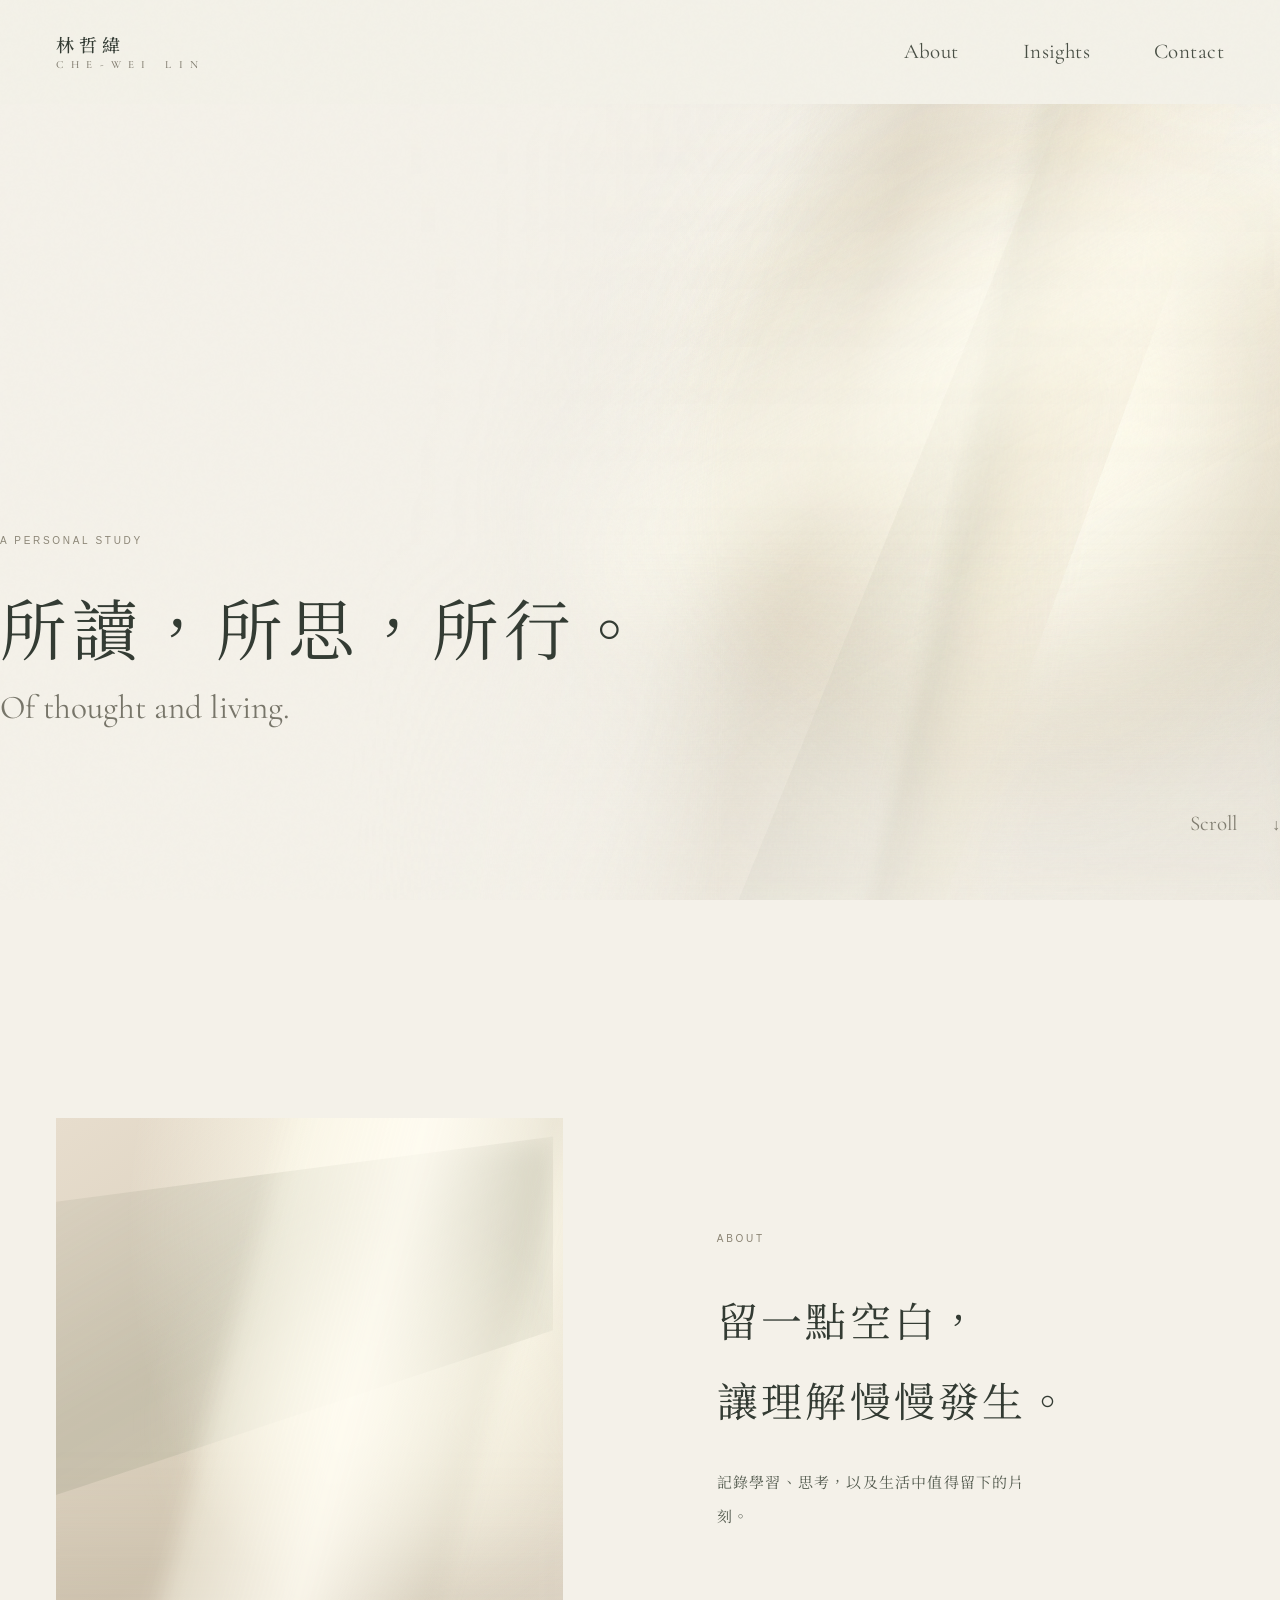
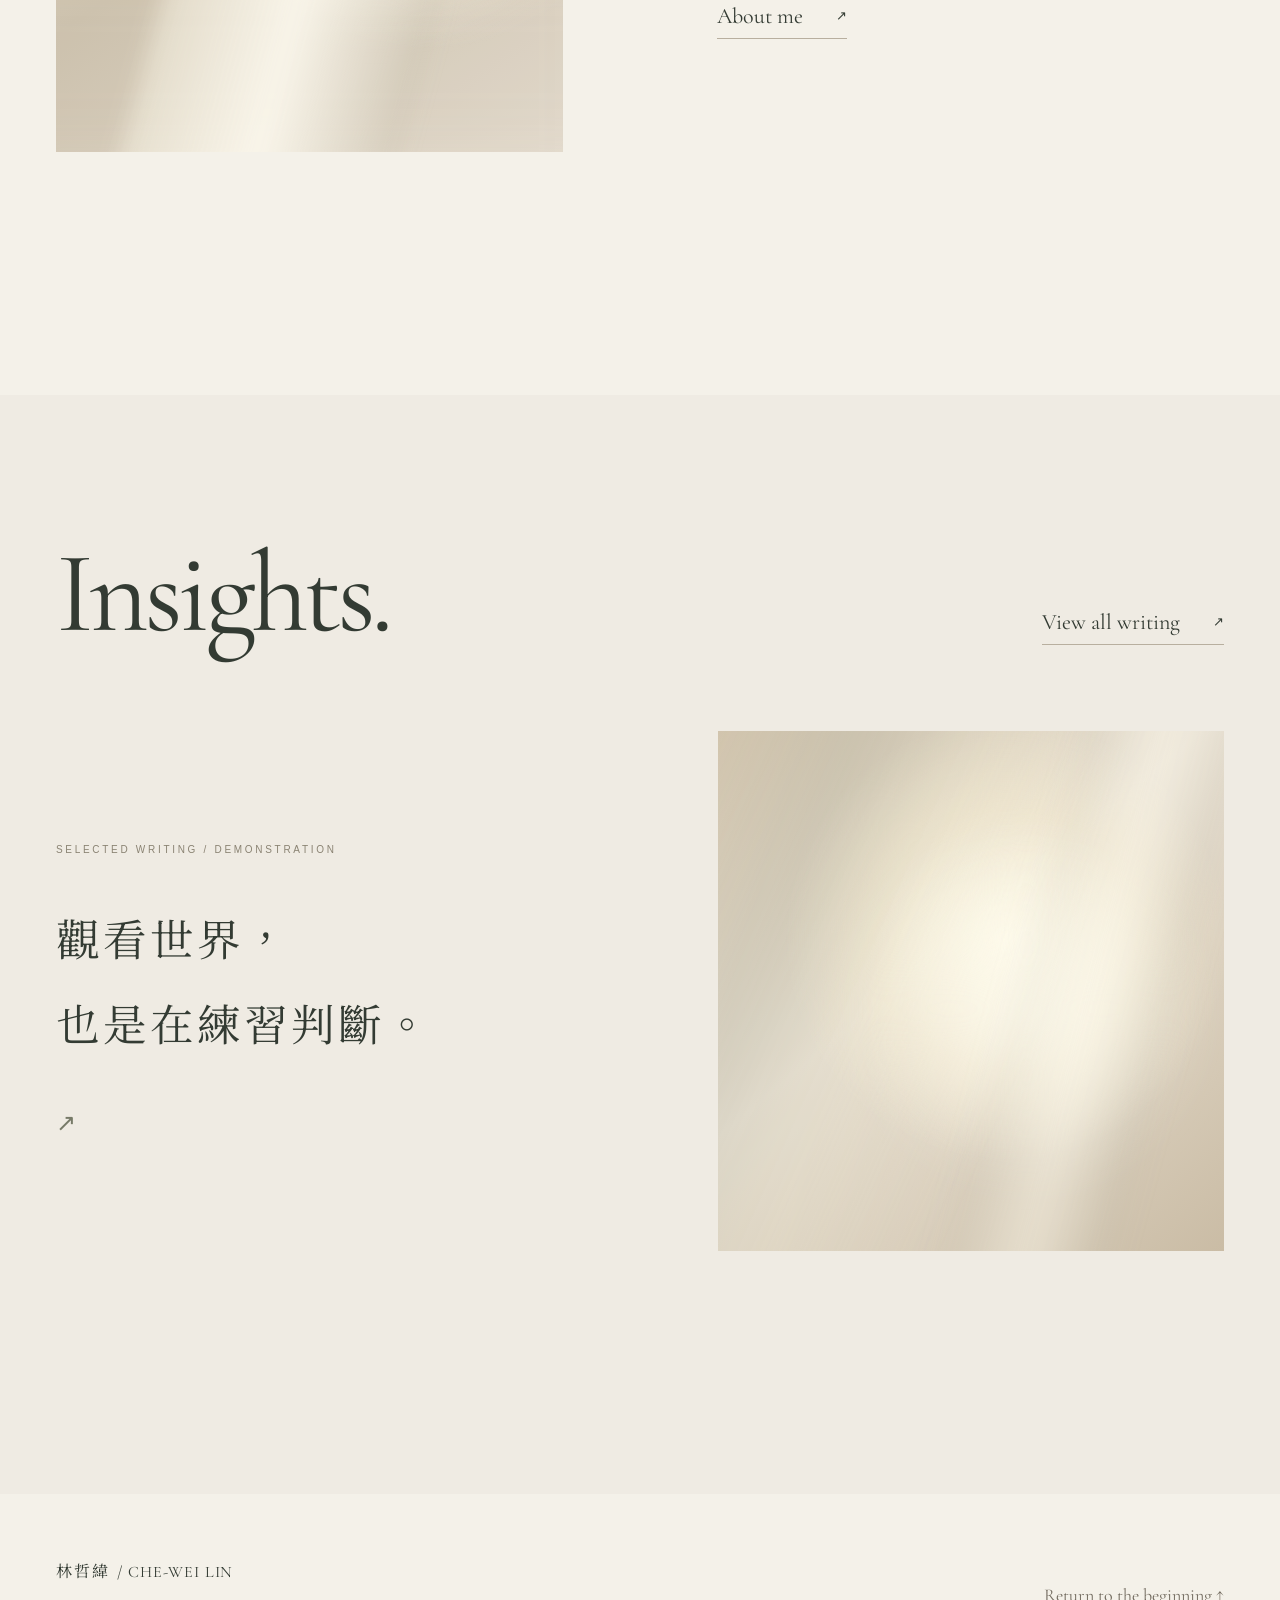
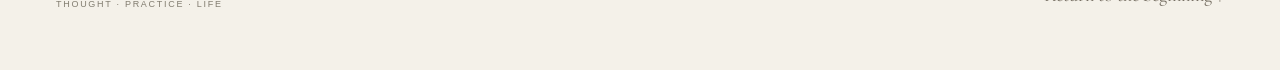
<file: index.html>
<!doctype html>
<html lang="zh-Hant">
<head>
  <meta charset="utf-8">
  <meta name="viewport" content="width=device-width, initial-scale=1">
  <meta name="theme-color" content="#f5f2eb">
  <meta name="description" content="林哲緯個人網站——所讀，所思，所行。關於專業、閱讀與持續形成中的思考。">
  <title>Home — 林哲緯 · CHE-WEI LIN</title>
  <link rel="icon" type="image/svg+xml" href="./assets/favicon.svg">
  <link rel="preconnect" href="https://fonts.googleapis.com">
  <link rel="preconnect" href="https://fonts.gstatic.com" crossorigin>
  <link href="https://fonts.googleapis.com/css2?family=Cormorant+Garamond:wght@400;500;600&family=Noto+Serif+TC:wght@400;500;600&display=swap" rel="stylesheet">
  <link rel="stylesheet" href="./assets/style.css">
  <script src="./assets/site.js" defer></script>
</head>
<body>
  <a class="skip-link" href="#main">跳至主要內容</a>
  <header class="site-header">
    <div class="container header-inner">
      <a class="brand" href="./" aria-label="林哲緯，返回首頁">
        <span class="brand-cn">林哲緯</span>
        <span class="brand-en">C H E - W E I　 L I N</span>
      </a>
      <nav class="main-nav" aria-label="主導覽">
        <a href="./about/" >About</a>
        <a href="./insights/" >Insights</a>
        <a href="./contact/" >Contact</a>
      </nav>
    </div>
  </header>
  <main id="main">
<section class="hero-home hero-v2" aria-labelledby="home-title">
  <div class="spatial-art" aria-hidden="true"><span class="spatial-dawn"></span><span class="spatial-veil spatial-veil--back"></span><span class="spatial-plane"></span><span class="spatial-veil spatial-veil--front"></span><span class="spatial-gold"></span><span class="spatial-haze"></span></div>
  <div class="container hero-inner hero-v2-inner">
    <div class="hero-content reveal">
      <p class="eyebrow hero-eyebrow">A PERSONAL STUDY</p>
      <h1 id="home-title" class="display-title">所讀，所思，所行。</h1>
      <p class="hero-latin" lang="en">Of thought and living.</p>
    </div>
    <a class="hero-scroll" href="#about-intro" aria-label="向下探索">Scroll <span aria-hidden="true">↓</span></a>
  </div>
</section>
<section class="quiet-intro" id="about-intro" aria-labelledby="intro-title">
  <div class="container quiet-intro-grid">
    <div class="quiet-relief reveal" aria-hidden="true"><span class="relief-shade"></span><span class="relief-sun"></span></div>
    <div class="quiet-copy reveal">
      <p class="eyebrow">ABOUT</p>
      <h2 id="intro-title" class="section-title">留一點空白，<br>讓理解慢慢發生。</h2>
      <p class="body-copy">記錄學習、思考，以及生活中值得留下的片刻。</p>
      <a class="text-link" href="./about/"><span>About me</span><span class="arrow" aria-hidden="true">↗</span></a>
    </div>
  </div>
</section>
<section class="quiet-selection" aria-labelledby="insights-title">
  <div class="container">
    <div class="quiet-selection-head reveal">
      <h2 id="insights-title" class="latin">Insights<span aria-hidden="true">.</span></h2>
      <a class="text-link" href="./insights/"><span>View all writing</span><span class="arrow" aria-hidden="true">↗</span></a>
    </div>
    <div class="selection-grid">
      <a class="selection-feature reveal" href="./insights/notes-on-observation/">
        <p class="eyebrow">SELECTED WRITING / DEMONSTRATION</p>
        <h3>觀看世界，<br>也是在練習判斷。</h3>
        <span class="feature-arrow" aria-hidden="true">↗</span>
      </a>
      <div class="selection-art reveal" aria-hidden="true"><span class="selection-ellipse"></span><span class="selection-shadow"></span></div>
    </div>
  </div>
</section>
</main>
  <footer class="site-footer">
    <div class="container footer-inner">
      <div><div class="footer-sign">林哲緯 <span style="font-family:var(--latin);font-weight:400;letter-spacing:.06em">/ CHE-WEI LIN</span></div>
      <div class="footer-small">THOUGHT · PRACTICE · LIFE</div></div>
      <a class="footer-top" href="#main">Return to the beginning ↑</a>
    </div>
  </footer>
</body>
</html>
</file>
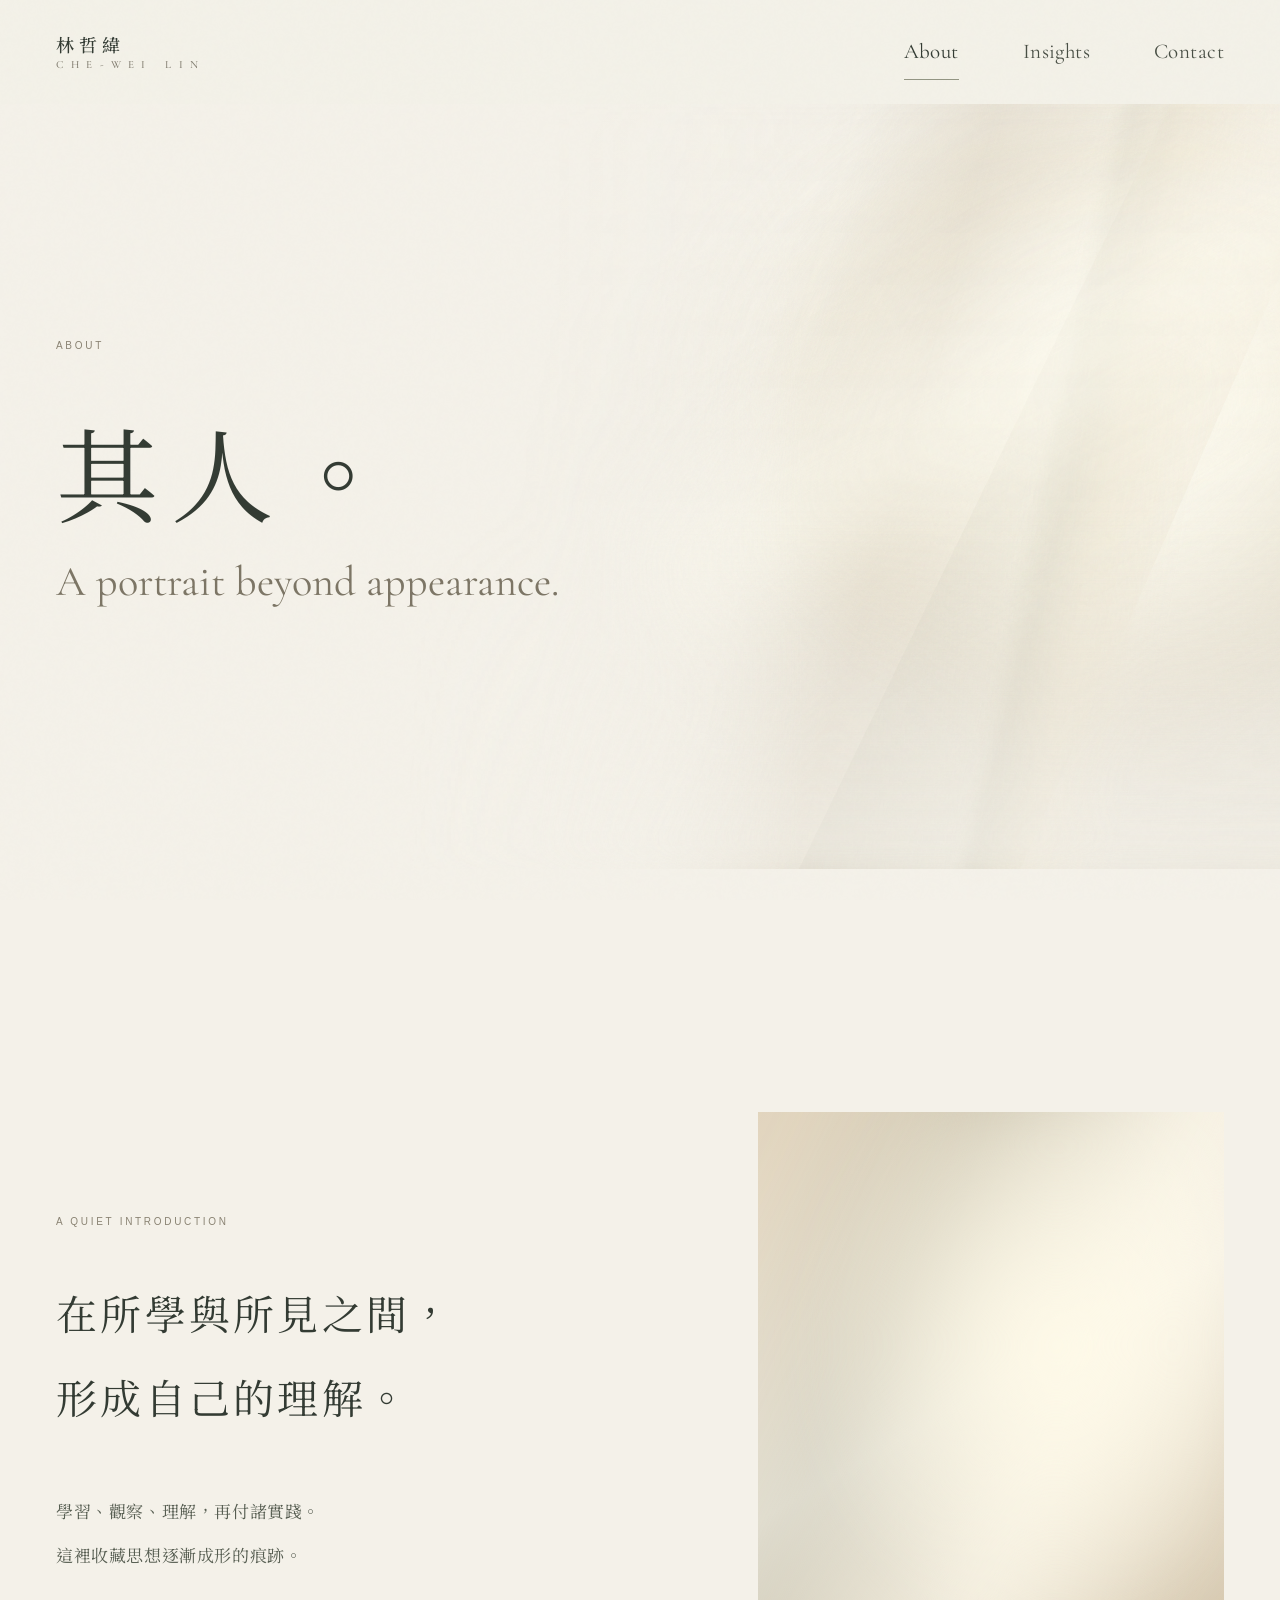
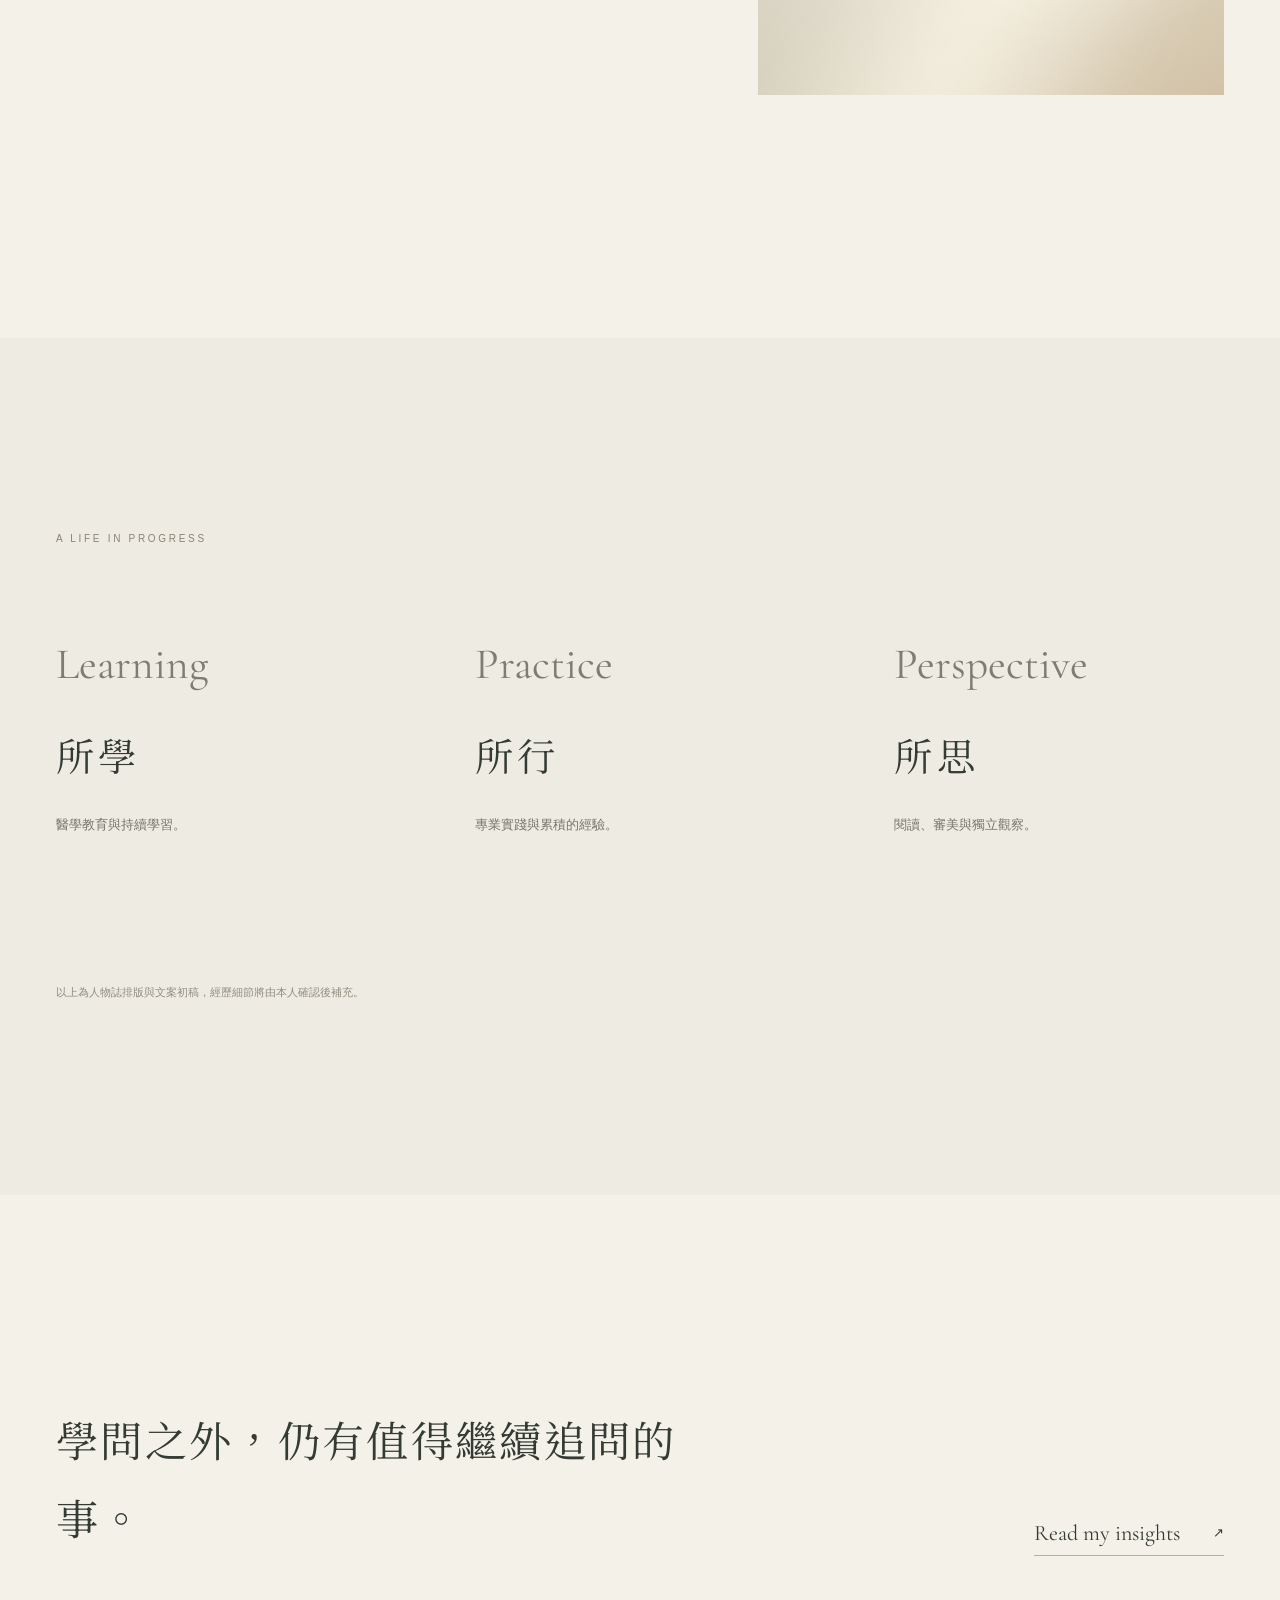
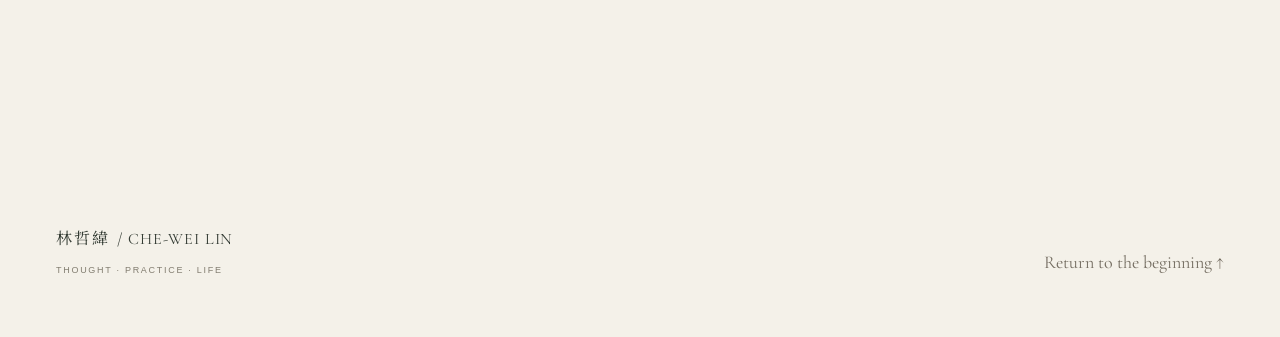
<file: about/index.html>
<!doctype html>
<html lang="zh-Hant">
<head>
  <meta charset="utf-8">
  <meta name="viewport" content="width=device-width, initial-scale=1">
  <meta name="theme-color" content="#f5f2eb">
  <meta name="description" content="關於哲緯——從學習與專業訓練、閱讀到持續形成的生活觀。">
  <title>About — 林哲緯 · CHE-WEI LIN</title>
  <link rel="icon" type="image/svg+xml" href="../assets/favicon.svg">
  <link rel="preconnect" href="https://fonts.googleapis.com">
  <link rel="preconnect" href="https://fonts.gstatic.com" crossorigin>
  <link href="https://fonts.googleapis.com/css2?family=Cormorant+Garamond:wght@400;500;600&family=Noto+Serif+TC:wght@400;500;600&display=swap" rel="stylesheet">
  <link rel="stylesheet" href="../assets/style.css">
  <script src="../assets/site.js" defer></script>
</head>
<body>
  <a class="skip-link" href="#main">跳至主要內容</a>
  <header class="site-header">
    <div class="container header-inner">
      <a class="brand" href="../" aria-label="林哲緯，返回首頁">
        <span class="brand-cn">林哲緯</span>
        <span class="brand-en">C H E - W E I　 L I N</span>
      </a>
      <nav class="main-nav" aria-label="主導覽">
        <a href="../about/" aria-current="page">About</a>
        <a href="../insights/" >Insights</a>
        <a href="../contact/" >Contact</a>
      </nav>
    </div>
  </header>
  <main id="main">
<section class="inner-hero inner-hero-v2 about-v2" aria-labelledby="about-title">
  <div class="spatial-art" aria-hidden="true"><span class="spatial-dawn"></span><span class="spatial-veil spatial-veil--back"></span><span class="spatial-plane"></span><span class="spatial-veil spatial-veil--front"></span><span class="spatial-gold"></span><span class="spatial-haze"></span></div>
  <div class="container reveal">
    <p class="eyebrow">ABOUT</p>
    <h1 id="about-title" class="display-title">其人。</h1>
    <p class="hero-latin">A portrait beyond appearance.</p>
  </div>
</section>
<section class="about-silence">
  <div class="container about-silence-grid">
    <div class="about-writing reveal">
      <p class="eyebrow">A QUIET INTRODUCTION</p>
      <h2 class="section-title">在所學與所見之間，<br>形成自己的理解。</h2>
      <p class="body-copy">學習、觀察、理解，再付諸實踐。<br>這裡收藏思想逐漸成形的痕跡。</p>
    </div>
    <div class="portrait-panel portrait-v2 reveal" role="img" aria-label="柔和斜光中的抽象留白；預留哲緯真實人物攝影位置"></div>
  </div>
</section>
<section class="about-formation">
  <div class="container">
    <p class="eyebrow reveal">A LIFE IN PROGRESS</p>
    <div class="formation-grid">
      <div class="formation-item reveal"><span class="formation-en">Learning</span><h3>所學</h3><p>醫學教育與持續學習。</p></div>
      <div class="formation-item reveal"><span class="formation-en">Practice</span><h3>所行</h3><p>專業實踐與累積的經驗。</p></div>
      <div class="formation-item reveal"><span class="formation-en">Perspective</span><h3>所思</h3><p>閱讀、審美與獨立觀察。</p></div>
    </div>
    <p class="about-draft">以上為人物誌排版與文案初稿，經歷細節將由本人確認後補充。</p>
  </div>
</section>
<section class="about-close">
  <div class="container about-close-inner reveal">
    <p class="serif">學問之外，仍有值得繼續追問的事。</p>
    <a class="text-link" href="../insights/"><span>Read my insights</span><span class="arrow" aria-hidden="true">↗</span></a>
  </div>
</section>
</main>
  <footer class="site-footer">
    <div class="container footer-inner">
      <div><div class="footer-sign">林哲緯 <span style="font-family:var(--latin);font-weight:400;letter-spacing:.06em">/ CHE-WEI LIN</span></div>
      <div class="footer-small">THOUGHT · PRACTICE · LIFE</div></div>
      <a class="footer-top" href="#main">Return to the beginning ↑</a>
    </div>
  </footer>
</body>
</html>
</file>
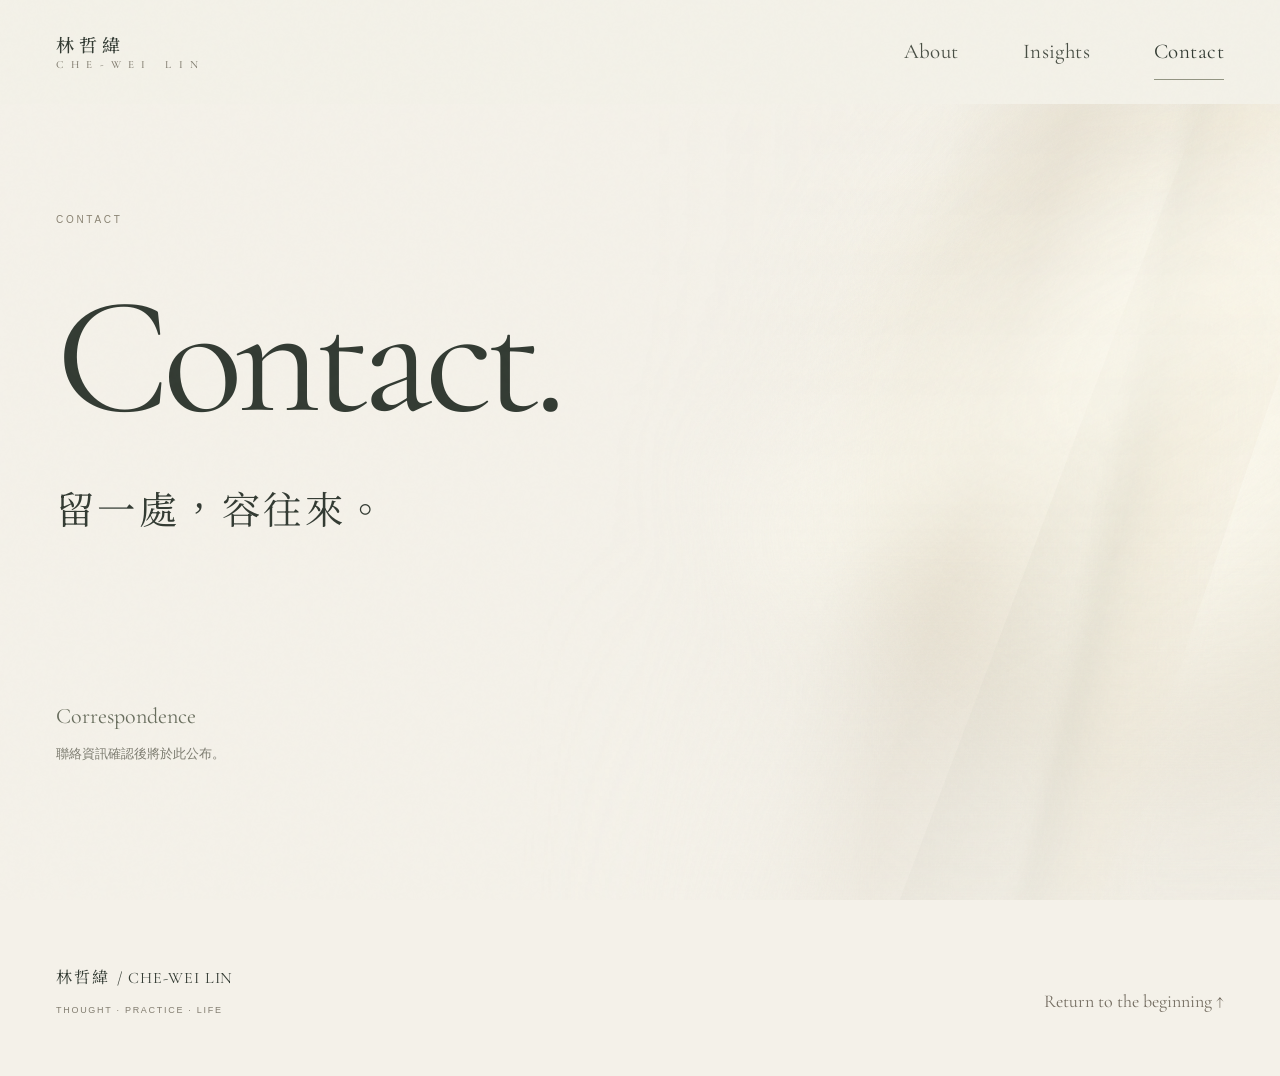
<file: contact/index.html>
<!doctype html>
<html lang="zh-Hant">
<head>
  <meta charset="utf-8">
  <meta name="viewport" content="width=device-width, initial-scale=1">
  <meta name="theme-color" content="#f5f2eb">
  <meta name="description" content="哲緯個人網站的聯繫與交流入口。">
  <title>Contact — 林哲緯 · CHE-WEI LIN</title>
  <link rel="icon" type="image/svg+xml" href="../assets/favicon.svg">
  <link rel="preconnect" href="https://fonts.googleapis.com">
  <link rel="preconnect" href="https://fonts.gstatic.com" crossorigin>
  <link href="https://fonts.googleapis.com/css2?family=Cormorant+Garamond:wght@400;500;600&family=Noto+Serif+TC:wght@400;500;600&display=swap" rel="stylesheet">
  <link rel="stylesheet" href="../assets/style.css">
  <script src="../assets/site.js" defer></script>
</head>
<body>
  <a class="skip-link" href="#main">跳至主要內容</a>
  <header class="site-header">
    <div class="container header-inner">
      <a class="brand" href="../" aria-label="林哲緯，返回首頁">
        <span class="brand-cn">林哲緯</span>
        <span class="brand-en">C H E - W E I　 L I N</span>
      </a>
      <nav class="main-nav" aria-label="主導覽">
        <a href="../about/" >About</a>
        <a href="../insights/" >Insights</a>
        <a href="../contact/" aria-current="page">Contact</a>
      </nav>
    </div>
  </header>
  <main id="main">
<section class="contact-v2" aria-labelledby="contact-title">
  <div class="spatial-art" aria-hidden="true"><span class="spatial-dawn"></span><span class="spatial-veil spatial-veil--back"></span><span class="spatial-plane"></span><span class="spatial-veil spatial-veil--front"></span><span class="spatial-gold"></span><span class="spatial-haze"></span></div>
  <div class="container contact-v2-content reveal">
    <p class="eyebrow">CONTACT</p>
    <h1 id="contact-title" class="page-title">Contact.</h1>
    <p class="contact-v2-sub serif">留一處，容往來。</p>
    <div class="contact-v2-note"><span>Correspondence</span><p>聯絡資訊確認後將於此公布。</p></div>
  </div>
</section>
</main>
  <footer class="site-footer">
    <div class="container footer-inner">
      <div><div class="footer-sign">林哲緯 <span style="font-family:var(--latin);font-weight:400;letter-spacing:.06em">/ CHE-WEI LIN</span></div>
      <div class="footer-small">THOUGHT · PRACTICE · LIFE</div></div>
      <a class="footer-top" href="#main">Return to the beginning ↑</a>
    </div>
  </footer>
</body>
</html>
</file>
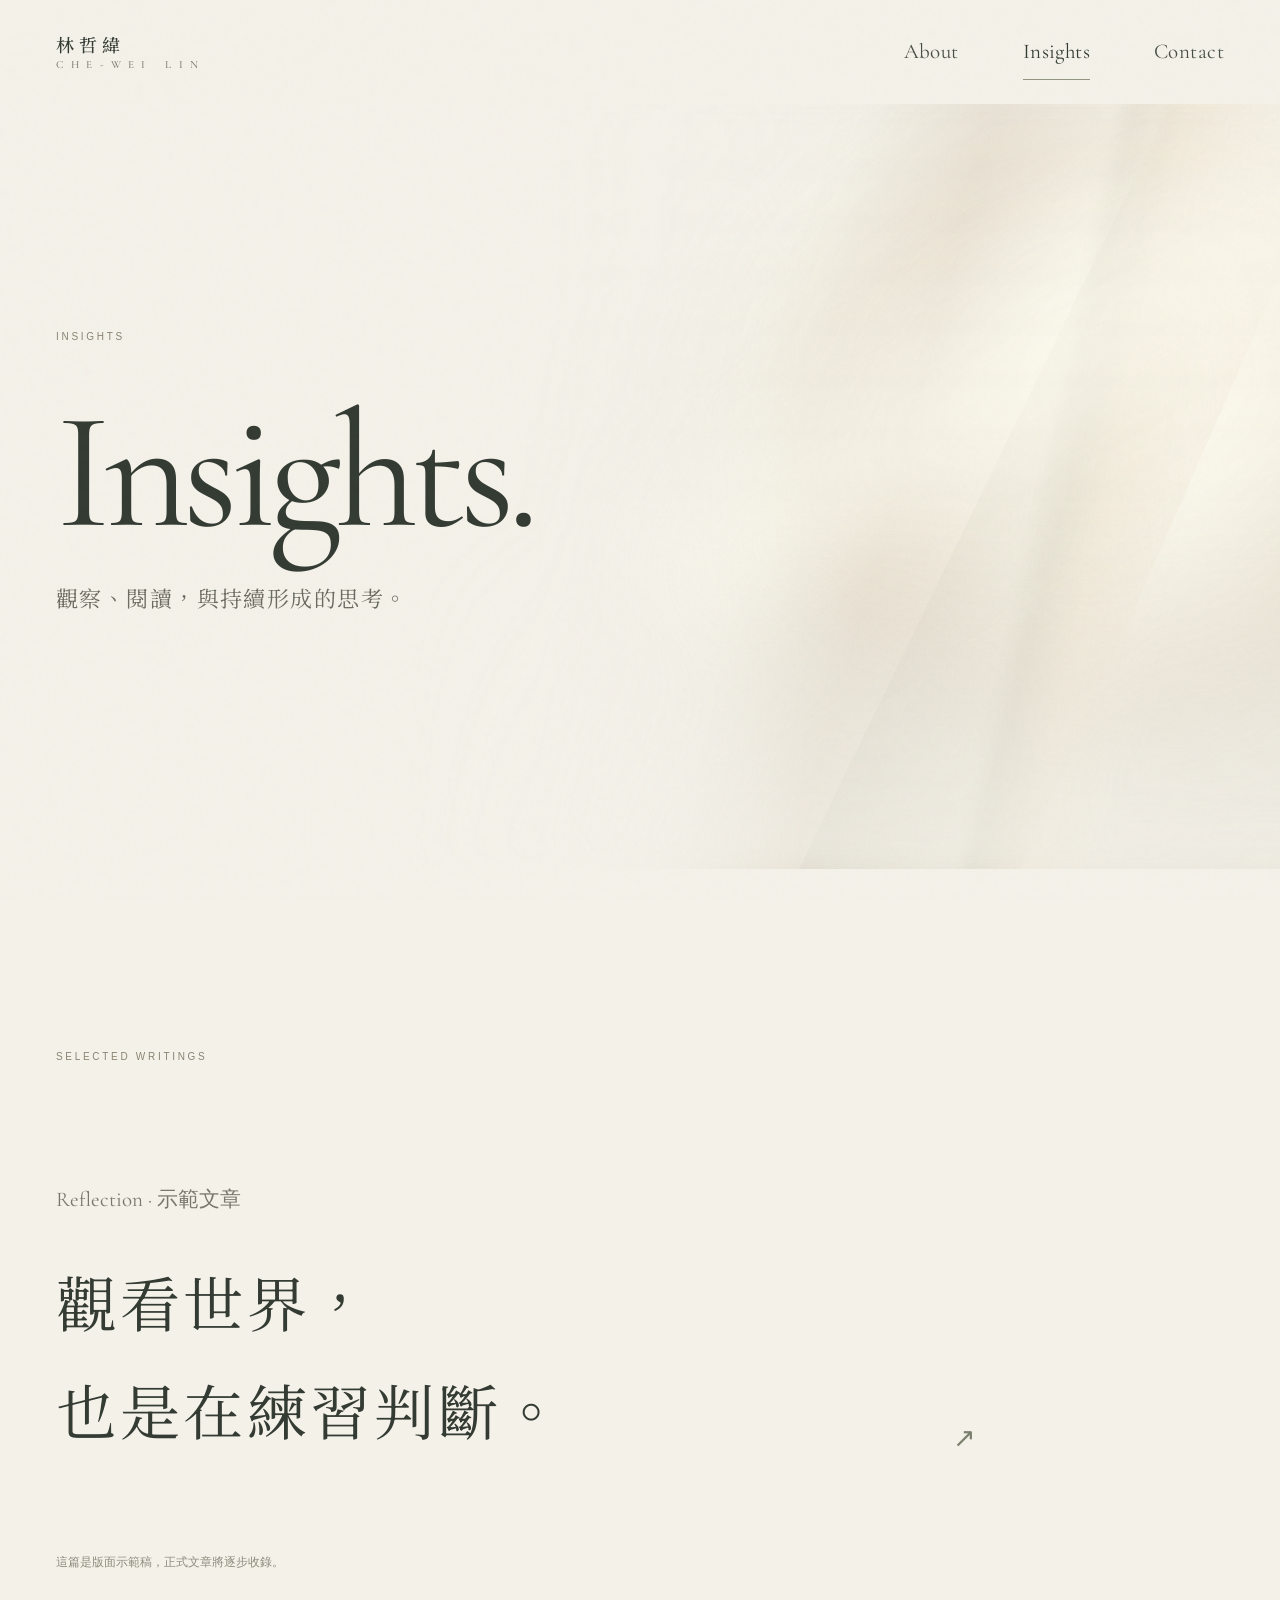
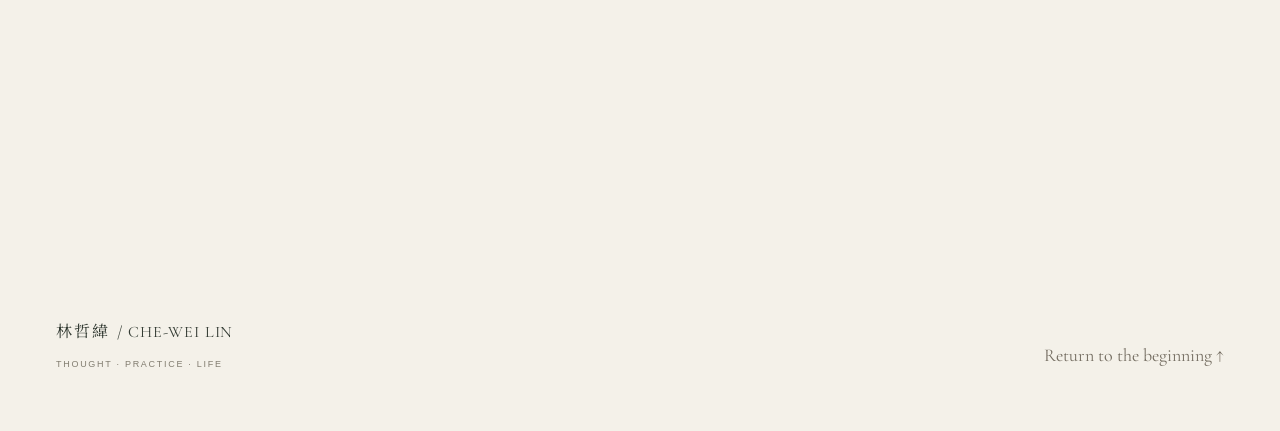
<file: insights/index.html>
<!doctype html>
<html lang="zh-Hant">
<head>
  <meta charset="utf-8">
  <meta name="viewport" content="width=device-width, initial-scale=1">
  <meta name="theme-color" content="#f5f2eb">
  <meta name="description" content="哲緯的閱讀、專業觀察與思想札記。">
  <title>Insights — 林哲緯 · CHE-WEI LIN</title>
  <link rel="icon" type="image/svg+xml" href="../assets/favicon.svg">
  <link rel="preconnect" href="https://fonts.googleapis.com">
  <link rel="preconnect" href="https://fonts.gstatic.com" crossorigin>
  <link href="https://fonts.googleapis.com/css2?family=Cormorant+Garamond:wght@400;500;600&family=Noto+Serif+TC:wght@400;500;600&display=swap" rel="stylesheet">
  <link rel="stylesheet" href="../assets/style.css">
  <script src="../assets/site.js" defer></script>
</head>
<body>
  <a class="skip-link" href="#main">跳至主要內容</a>
  <header class="site-header">
    <div class="container header-inner">
      <a class="brand" href="../" aria-label="林哲緯，返回首頁">
        <span class="brand-cn">林哲緯</span>
        <span class="brand-en">C H E - W E I　 L I N</span>
      </a>
      <nav class="main-nav" aria-label="主導覽">
        <a href="../about/" >About</a>
        <a href="../insights/" aria-current="page">Insights</a>
        <a href="../contact/" >Contact</a>
      </nav>
    </div>
  </header>
  <main id="main">
<section class="inner-hero inner-hero-v2 insights-v2" aria-labelledby="insights-title">
  <div class="spatial-art" aria-hidden="true"><span class="spatial-dawn"></span><span class="spatial-veil spatial-veil--back"></span><span class="spatial-plane"></span><span class="spatial-veil spatial-veil--front"></span><span class="spatial-gold"></span><span class="spatial-haze"></span></div>
  <div class="container reveal">
    <p class="eyebrow">INSIGHTS</p>
    <h1 id="insights-title" class="page-title">Insights.</h1>
    <p class="page-subtitle">觀察、閱讀，與持續形成的思考。</p>
  </div>
</section>
<section class="insights-library" aria-label="文章目錄">
  <div class="container">
    <p class="eyebrow reveal">SELECTED WRITINGS</p>
    <a class="library-entry reveal" href="./notes-on-observation/">
      <div><span class="library-kind">Reflection · 示範文章</span><h2>觀看世界，<br>也是在練習判斷。</h2></div>
      <span class="library-go" aria-hidden="true">↗</span>
    </a>
    <p class="library-note">這篇是版面示範稿，正式文章將逐步收錄。</p>
  </div>
</section>
</main>
  <footer class="site-footer">
    <div class="container footer-inner">
      <div><div class="footer-sign">林哲緯 <span style="font-family:var(--latin);font-weight:400;letter-spacing:.06em">/ CHE-WEI LIN</span></div>
      <div class="footer-small">THOUGHT · PRACTICE · LIFE</div></div>
      <a class="footer-top" href="#main">Return to the beginning ↑</a>
    </div>
  </footer>
</body>
</html>
</file>
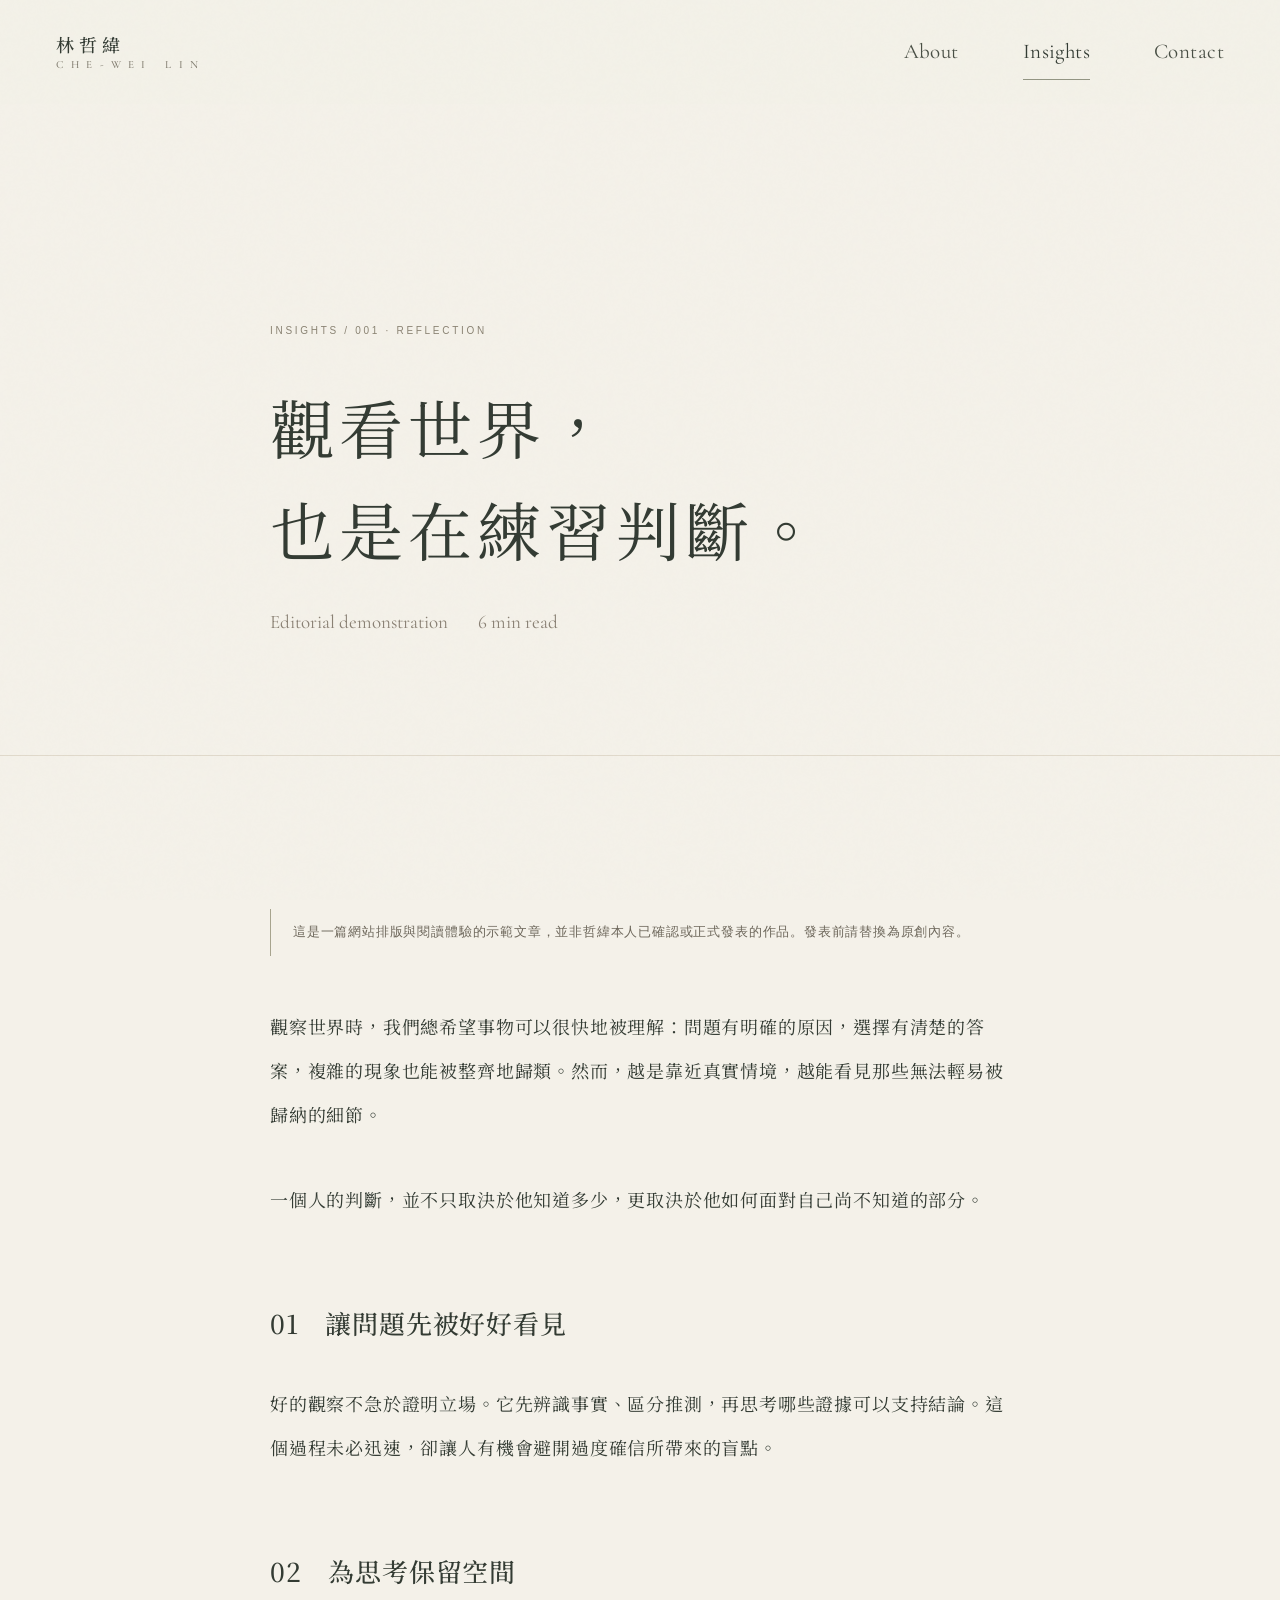
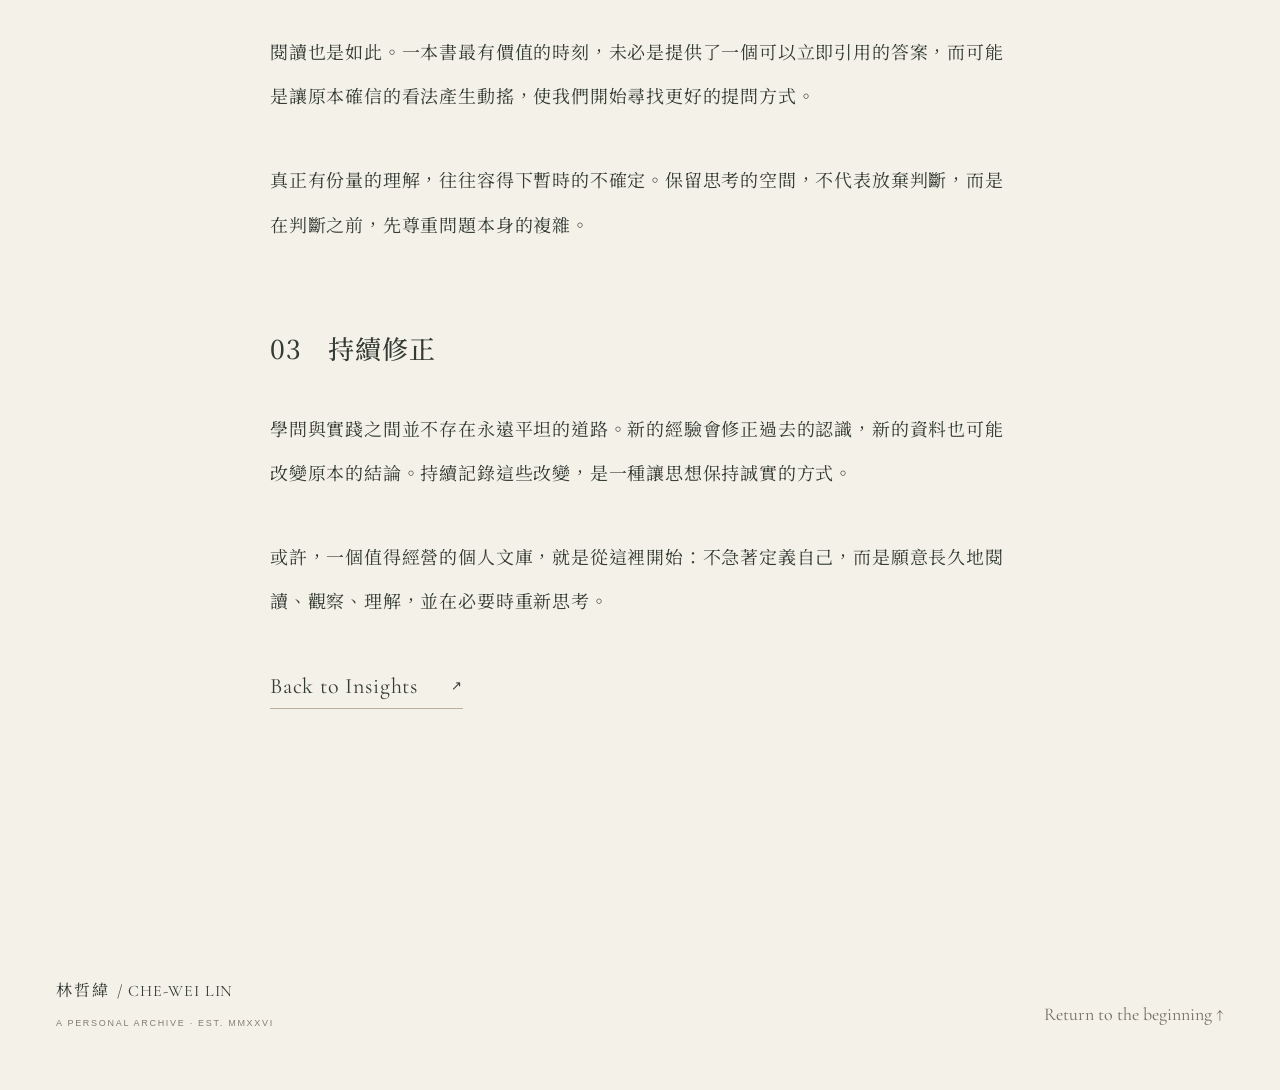
<file: insights/notes-on-observation/index.html>
<!doctype html>
<html lang="zh-Hant">
<head>
  <meta charset="utf-8">
  <meta name="viewport" content="width=device-width, initial-scale=1">
  <meta name="theme-color" content="#f5f2eb">
  <meta name="description" content="示範文章——觀察、證據與保留疑問的必要。">
  <title>觀看世界，也是在練習判斷 — 林哲緯 · CHE-WEI LIN</title>
  <link rel="icon" type="image/svg+xml" href="../../assets/favicon.svg">
  <link rel="preconnect" href="https://fonts.googleapis.com">
  <link rel="preconnect" href="https://fonts.gstatic.com" crossorigin>
  <link href="https://fonts.googleapis.com/css2?family=Cormorant+Garamond:wght@400;500;600&family=Noto+Serif+TC:wght@400;500;600&display=swap" rel="stylesheet">
  <link rel="stylesheet" href="../../assets/style.css">
  <script src="../../assets/site.js" defer></script>
</head>
<body>
  <a class="skip-link" href="#main">跳至主要內容</a>
  <header class="site-header">
    <div class="container header-inner">
      <a class="brand" href="../../" aria-label="林哲緯，返回首頁">
        <span class="brand-cn">林哲緯</span>
        <span class="brand-en">C H E - W E I　 L I N</span>
      </a>
      <nav class="main-nav" aria-label="主導覽">
        <a href="../../about/" >About</a>
        <a href="../../insights/" aria-current="page">Insights</a>
        <a href="../../contact/" >Contact</a>
      </nav>
    </div>
  </header>
  <main id="main">
<article>
  <header class="article-hero">
    <div class="container--reading reveal">
      <p class="eyebrow">INSIGHTS / 001 · REFLECTION</p>
      <h1>觀看世界，<br>也是在練習判斷。</h1>
      <div class="article-meta"><span>Editorial demonstration</span><span>6 min read</span></div>
    </div>
  </header>
  <div class="container--reading article-text">
    <aside class="demo-note">這是一篇網站排版與閱讀體驗的示範文章，並非哲緯本人已確認或正式發表的作品。發表前請替換為原創內容。</aside>
    <p>觀察世界時，我們總希望事物可以很快地被理解：問題有明確的原因，選擇有清楚的答案，複雜的現象也能被整齊地歸類。然而，越是靠近真實情境，越能看見那些無法輕易被歸納的細節。</p>
    <p>一個人的判斷，並不只取決於他知道多少，更取決於他如何面對自己尚不知道的部分。</p>
    <h2>01　讓問題先被好好看見</h2>
    <p>好的觀察不急於證明立場。它先辨識事實、區分推測，再思考哪些證據可以支持結論。這個過程未必迅速，卻讓人有機會避開過度確信所帶來的盲點。</p>
    <h2>02　為思考保留空間</h2>
    <p>閱讀也是如此。一本書最有價值的時刻，未必是提供了一個可以立即引用的答案，而可能是讓原本確信的看法產生動搖，使我們開始尋找更好的提問方式。</p>
    <p>真正有份量的理解，往往容得下暫時的不確定。保留思考的空間，不代表放棄判斷，而是在判斷之前，先尊重問題本身的複雜。</p>
    <h2>03　持續修正</h2>
    <p>學問與實踐之間並不存在永遠平坦的道路。新的經驗會修正過去的認識，新的資料也可能改變原本的結論。持續記錄這些改變，是一種讓思想保持誠實的方式。</p>
    <p>或許，一個值得經營的個人文庫，就是從這裡開始：不急著定義自己，而是願意長久地閱讀、觀察、理解，並在必要時重新思考。</p>
    <a class="text-link" href="../"><span>Back to Insights</span><span class="arrow" aria-hidden="true">↗</span></a>
  </div>
</article>
</main>
  <footer class="site-footer">
    <div class="container footer-inner">
      <div><div class="footer-sign">林哲緯 <span style="font-family:var(--latin);font-weight:400;letter-spacing:.06em">/ CHE-WEI LIN</span></div>
      <div class="footer-small">A PERSONAL ARCHIVE · EST. MMXXVI</div></div>
      <a class="footer-top" href="#main">Return to the beginning ↑</a>
    </div>
  </footer>
</body>
</html>
</file>
<file: assets/style.css>
:root{
  --paper:#f5f2eb;--paper-deep:#ebe6dc;--light:#fffdf7;--ink:#353d35;
  --ink-soft:#565d51;--muted:#8d887a;--latte:#c6aa8e;--incense:#aa9a81;
  --rule:#dcd5c9;--serif:"Noto Serif TC","Songti TC","PMingLiU",serif;
  --latin:"Cormorant Garamond",Georgia,serif;--sans:"Inter","Noto Sans TC",-apple-system,BlinkMacSystemFont,sans-serif;
}
*,*::before,*::after{box-sizing:border-box}
html{scroll-behavior:smooth}
body{margin:0;background:var(--paper);color:var(--ink);font-family:var(--sans);font-size:15px;line-height:1.85;-webkit-font-smoothing:antialiased}
body::before{content:"";position:fixed;inset:0;pointer-events:none;z-index:40;opacity:.17;background-image:url("data:image/svg+xml,%3Csvg viewBox='0 0 180 180' xmlns='http://www.w3.org/2000/svg'%3E%3Cfilter id='n'%3E%3CfeTurbulence type='fractalNoise' baseFrequency='.65' numOctaves='3' stitchTiles='stitch'/%3E%3C/filter%3E%3Crect width='100%25' height='100%25' filter='url(%23n)' opacity='.09'/%3E%3C/svg%3E")}
::selection{background:#cfc5b1;color:#34382f}
a{color:inherit;text-decoration:none}
button,input{font:inherit}
button{cursor:pointer}
:focus-visible{outline:2px solid #8e876f;outline-offset:5px}
.container{width:min(100% - 112px,1320px);margin-inline:auto}
.container--reading{width:min(100% - 56px,740px);margin-inline:auto}
.site-header{position:relative;z-index:30;background:rgba(245,242,235,.87);border-bottom:1px solid rgba(185,177,160,.42)}
.header-inner{min-height:100px;display:flex;align-items:center;justify-content:space-between;gap:30px}
.brand{display:inline-flex;flex-direction:column;gap:0;line-height:1.4;white-space:nowrap}
.brand-cn{font-family:var(--serif);font-weight:600;font-size:18px;letter-spacing:.23em}
.brand-en{font-family:var(--latin);font-weight:500;font-size:11px;letter-spacing:.19em;color:var(--muted)}
.main-nav{display:flex;align-items:center;gap:clamp(24px,4.3vw,68px)}
.main-nav a{position:relative;font-family:var(--latin);font-size:20px;letter-spacing:.02em;color:var(--ink-soft);transition:color .3s}
.main-nav a::after{content:"";position:absolute;bottom:-5px;left:0;width:100%;height:1px;background:var(--ink);transform:scaleX(0);transform-origin:left;transition:transform .36s ease}
.main-nav a:hover,.main-nav a[aria-current="page"]{color:var(--ink)}
.main-nav a:hover::after,.main-nav a[aria-current="page"]::after{transform:scaleX(1)}
.eyebrow{margin:0;color:#8a8373;font-size:10px;font-weight:500;letter-spacing:.22em;line-height:1.8;text-transform:uppercase}
.serif{font-family:var(--serif);font-weight:400}
.latin{font-family:var(--latin);font-weight:400}
.display-title{font-family:var(--serif);font-weight:400;line-height:1.48;letter-spacing:.085em;font-size:clamp(38px,5.15vw,81px);margin:0}
.page-title{font-family:var(--latin);font-weight:400;line-height:1.04;font-size:clamp(76px,10vw,168px);letter-spacing:-.045em;margin:0}
.lede{font-family:var(--serif);font-size:clamp(17px,1.55vw,23px);line-height:2.15;letter-spacing:.065em;color:var(--ink-soft)}
.body-copy{font-size:14px;line-height:2.35;color:var(--ink-soft);letter-spacing:.035em}
.muted{color:var(--muted)}
.fine-line{width:58px;height:1px;background:#aea690}
.text-link{display:inline-flex;align-items:center;gap:28px;padding-bottom:7px;border-bottom:1px solid #a8a18e;font-family:var(--latin);font-size:21px;line-height:1.3;transition:gap .35s,color .35s}
.text-link:hover{gap:39px;color:#6a6e56}
.text-link .arrow{font-family:var(--sans);font-size:13px}
.light-installation{position:absolute;overflow:hidden;pointer-events:none;isolation:isolate}
.light-installation::before{content:"";position:absolute;inset:-40%;background:radial-gradient(ellipse at 63% 37%,rgba(255,253,244,.96),transparent 37%),radial-gradient(ellipse at 78% 62%,rgba(188,178,157,.31),transparent 37%),radial-gradient(ellipse at 19% 92%,rgba(218,207,191,.29),transparent 40%);filter:blur(23px);animation:light-breathe 16s ease-in-out infinite alternate}
.light-installation::after{content:"";position:absolute;inset:-50% -10%;background:repeating-linear-gradient(112deg,transparent 0 74px,rgba(106,106,91,.075) 75px 110px,transparent 112px 176px);filter:blur(18px);transform:rotate(-10deg);animation:shadow-drift 20s ease-in-out infinite alternate}
.light-ribbon{position:absolute;display:block;width:80%;height:120%;left:25%;top:-20%;transform:rotate(23deg);background:linear-gradient(90deg,transparent 18%,rgba(255,255,246,.82) 42%,rgba(255,251,239,.06) 73%,transparent);filter:blur(32px);animation:ribbon-wander 14s ease-in-out infinite alternate}
.light-depth{position:absolute;inset:20% -10% -5% 20%;border-radius:50%;background:radial-gradient(ellipse,rgba(149,148,132,.14),transparent 62%);filter:blur(29px)}
@keyframes light-breathe{from{transform:translate(-2%,-1%) scale(1)}to{transform:translate(3%,2%) scale(1.09)}}
@keyframes shadow-drift{from{transform:translateX(-4%) rotate(-10deg)}to{transform:translateX(5%) rotate(-8deg)}}
@keyframes ribbon-wander{from{transform:translate(-4%,0) rotate(23deg)}to{transform:translate(5%,3%) rotate(20deg)}}
.hero-home{position:relative;isolation:isolate;min-height:min(860px,calc(100svh - 100px));display:flex;align-items:center;overflow:hidden}
.hero-home .light-installation{inset:0 -9% 0 34%;z-index:-1;opacity:.88}
.hero-inner{width:100%;padding-top:105px;padding-bottom:115px;position:relative}
.hero-content{max-width:850px;position:relative;z-index:3}
.hero-eyebrow{margin-bottom:46px}
.hero-desc{margin:36px 0 51px;max-width:490px}
.hero-latin{font-family:var(--latin);color:#7c7565;font-size:clamp(26px,3vw,44px);line-height:1.25;margin:0}
.hero-floor{position:absolute;bottom:43px;left:0;right:0;display:flex;align-items:center;justify-content:space-between;gap:20px}
.floor-label{font-size:10px;letter-spacing:.23em;color:var(--muted)}
.scroll-hint{display:flex;align-items:center;gap:15px;font-family:var(--latin);font-size:17px;color:#837c70}
.scroll-hint span:last-child{font-family:var(--sans);font-size:14px}
.editorial-section{padding:clamp(110px,13vw,230px) 0;border-top:1px solid var(--rule)}
.editorial-grid{display:grid;grid-template-columns:minmax(160px,.65fr) minmax(0,1.5fr);gap:clamp(35px,8vw,150px)}
.section-index{padding-top:12px;font-family:var(--latin);font-size:20px;color:#938a7a}
.section-index small{display:block;font-family:var(--sans);font-size:10px;letter-spacing:.2em;margin-top:8px}
.section-title{font-family:var(--serif);font-size:clamp(30px,3.7vw,52px);font-weight:400;letter-spacing:.08em;line-height:1.65;margin:0 0 40px}
.intro-block{max-width:700px}
.intro-block .body-copy{max-width:590px}
.intro-block .text-link{margin-top:36px}
.section-heading-row{display:flex;align-items:end;justify-content:space-between;gap:20px;margin-bottom:55px}
.section-heading-row h2{font-family:var(--latin);font-weight:400;font-size:clamp(58px,6.5vw,96px);line-height:1;margin:5px 0 0;letter-spacing:-.025em}
.entry-list{border-top:1px solid var(--rule)}
.entry-row{display:grid;grid-template-columns:90px minmax(0,1fr) 145px 24px;align-items:center;gap:24px;padding:40px 0;border-bottom:1px solid var(--rule);transition:padding .3s ease}
.entry-row:hover{padding-left:11px;padding-right:8px}
.entry-no{font-family:var(--latin);font-size:22px;color:#8a8372}
.entry-title{font-family:var(--serif);font-size:clamp(20px,2.35vw,32px);font-weight:400;line-height:1.7;letter-spacing:.05em}
.entry-summary{color:#827d72;font-size:12px;margin:7px 0 0}
.entry-meta{font-family:var(--latin);font-size:18px;color:#897f70}
.entry-icon{font-size:18px;color:#918876}
.entry-row[hidden]{display:none}
.site-footer{border-top:1px solid var(--rule);padding:42px 0 50px}
.footer-inner{display:flex;align-items:end;justify-content:space-between;gap:24px}
.footer-sign{font-family:var(--serif);font-size:16px;letter-spacing:.14em}
.footer-small{margin-top:8px;color:var(--muted);font-size:10px;letter-spacing:.16em}
.footer-top{font-family:var(--latin);font-size:18px;color:#746d61}
.inner-hero{position:relative;min-height:480px;display:flex;align-items:center;overflow:hidden;border-bottom:1px solid var(--rule)}
.inner-hero .light-installation{inset:0 0 0 40%;opacity:.72;z-index:0}
.inner-hero .container{position:relative;z-index:1;padding-top:110px;padding-bottom:100px}
.inner-hero .eyebrow{margin-bottom:25px}
.inner-hero .page-subtitle{font-family:var(--serif);font-size:19px;color:#6b6c60;letter-spacing:.12em;margin:21px 0 0}
.split-story{display:grid;grid-template-columns:1fr .82fr;gap:clamp(50px,8vw,140px);align-items:center}
.prose-intro{max-width:590px}
.prose-intro h2{font-family:var(--serif);font-weight:400;font-size:clamp(27px,3vw,43px);line-height:1.8;letter-spacing:.07em}
.portrait-panel{position:relative;aspect-ratio:4/5;overflow:hidden;border:1px solid #e4ddd2;background:linear-gradient(115deg,#ddd6ca,#efeae1 34%,#ddd3c3 70%,#e9e1d4)}
.portrait-panel::before{content:"";position:absolute;inset:-25%;background:repeating-linear-gradient(114deg,transparent 0 100px,rgba(95,103,90,.11) 116px 144px,transparent 166px 242px);filter:blur(19px);transform:rotate(5deg)}
.portrait-panel::after{content:"";position:absolute;inset:15%;border:1px solid rgba(247,244,234,.42)}
.portrait-note{position:absolute;bottom:25px;left:24px;color:#655f53;font-family:var(--latin);font-size:20px;z-index:2}
.chapter{padding:clamp(100px,11vw,190px) 0;border-bottom:1px solid var(--rule)}
.chapter-header{display:flex;align-items:center;gap:32px;margin-bottom:60px}
.chapter-marker{font-family:var(--latin);font-size:23px;color:#857d6e}
.chapter-rule{flex:1;height:1px;background:var(--rule)}
.chapter-header .eyebrow{text-align:right}
.timeline{max-width:970px;margin-left:auto}
.timeline-item{display:grid;grid-template-columns:175px 1fr;gap:35px;border-top:1px solid var(--rule);padding:40px 0}
.timeline-item:first-child{border-top:0}
.timeline-kind{font-family:var(--latin);font-size:24px;color:#77715f}
.timeline-copy h3{font-family:var(--serif);font-weight:400;font-size:25px;margin:0 0 9px;letter-spacing:.04em}
.timeline-copy p{color:var(--ink-soft);line-height:2.1;margin:0}
.ink-section{background:#3e473e;color:#f1ede2;padding:clamp(110px,13vw,200px) 0}
.ink-section .eyebrow{color:#c1b69e}
.ink-section h2{max-width:800px;font-family:var(--serif);font-weight:400;font-size:clamp(30px,4.6vw,65px);line-height:1.8;letter-spacing:.09em;margin:35px 0 40px}
.ink-section .text-link{border-color:#bbb7a7}
.works-head{padding:105px 0 70px}
.category-tabs{display:flex;flex-wrap:wrap;gap:12px;margin-top:65px}
.category-tab{border:1px solid #c9c0af;border-radius:30px;background:transparent;color:#706c60;padding:7px 18px;font-family:var(--latin);font-size:18px;transition:background .25s,color .25s}
.category-tab:hover,.category-tab[aria-pressed="true"]{background:var(--ink);color:#f7f3e9;border-color:var(--ink)}
.archive-list{padding-bottom:170px}
.archive-empty{padding:35px 0;color:var(--muted);font-size:13px}
.article-hero{padding:105px 0 80px;border-bottom:1px solid var(--rule)}
.article-hero h1{font-family:var(--serif);font-weight:400;font-size:clamp(37px,5vw,66px);line-height:1.6;letter-spacing:.08em;margin:35px 0 25px}
.article-meta{font-family:var(--latin);font-size:19px;color:#8a8174;display:flex;flex-wrap:wrap;gap:30px}
.article-text{padding:85px 0 145px;font-family:var(--serif);font-size:18px;line-height:2.45;letter-spacing:.045em}
.article-text p{margin:0 0 2.25em}
.article-text h2{font-size:26px;font-weight:500;margin:2.7em 0 1em}
.demo-note{margin:0 0 48px;padding:18px 20px;border-left:2px solid #a79c85;background:#ede8dc;color:#6d675b;font-family:var(--sans);font-size:13px;line-height:1.9}
.contact-layout{min-height:calc(100svh - 220px);display:grid;grid-template-columns:1fr 1fr;align-items:center;gap:10vw;padding:115px 0 150px}
.contact-copy h1{font-family:var(--latin);font-size:clamp(78px,10vw,156px);font-weight:400;line-height:1.05;margin:25px 0 30px}
.contact-detail{border-top:1px solid var(--rule);padding:26px 0}
.contact-detail:last-child{border-bottom:1px solid var(--rule)}
.contact-detail .item-title{font-family:var(--latin);font-size:26px;margin:0 0 6px}
.contact-detail p{font-size:13px;color:var(--muted);margin:0}
.js-ready .reveal{opacity:0;transform:translateY(22px);transition:opacity .8s ease,transform .8s cubic-bezier(.2,.75,.25,1)}
.js-ready .reveal.is-visible{opacity:1;transform:none}
@media(max-width:850px){
 .container{width:min(100% - 48px,1320px)}
 .header-inner{min-height:86px}
 .brand-cn{font-size:16px}
 .brand-en{font-size:9px}
 .main-nav{gap:19px}
 .main-nav a{font-size:18px}
 .hero-home{min-height:calc(100svh - 86px)}
 .hero-home .light-installation{inset:2% -27% 12% 10%;opacity:.54}
 .hero-inner{padding-top:120px;padding-bottom:130px}
 .editorial-grid{grid-template-columns:1fr;gap:35px}
 .entry-row{grid-template-columns:45px minmax(0,1fr) 24px;gap:12px}
 .entry-meta{display:none}
 .split-story{grid-template-columns:1fr;gap:65px}
 .portrait-panel{max-width:420px;margin-left:auto;width:75%}
 .contact-layout{grid-template-columns:1fr;gap:70px}
 .inner-hero{min-height:410px}
}
@media(max-width:520px){
 .container{width:calc(100% - 38px)}
 .header-inner{min-height:82px;gap:12px}
 .brand-cn{font-size:15px}
 .brand-en{font-size:8px;letter-spacing:.09em}
 .main-nav{gap:12px}
 .main-nav a{font-size:16px}
 .hero-inner{padding-top:60px;padding-bottom:145px}
 .hero-eyebrow{margin-bottom:28px}
 .display-title{font-size:clamp(37px,9.4vw,55px);line-height:1.7}
 .hero-desc{margin:25px 0 35px}
 .hero-latin{font-size:27px}
 .hero-floor{bottom:28px}
 .floor-label{max-width:180px;font-size:8px}
 .editorial-section{padding:105px 0}
 .section-heading-row{align-items:start;flex-direction:column;gap:20px}
 .entry-row{padding:30px 0}
 .entry-title{font-size:19px}
 .entry-summary{font-size:11px}
 .footer-inner{align-items:start;flex-direction:column}
 .inner-hero .container{padding-top:95px;padding-bottom:95px}
 .inner-hero{min-height:360px}
 .page-title{font-size:83px}
 .timeline-item{grid-template-columns:1fr;gap:8px}
 .timeline-kind{font-size:22px}
 .chapter{padding:95px 0}
 .chapter-header{gap:18px}
 .portrait-panel{width:84%}
 .works-head{padding:80px 0 55px}
 .archive-list{padding-bottom:90px}
 .article-text{font-size:16px}
 .contact-layout{padding:90px 0 100px}
 .contact-copy h1{font-size:80px}
}
@media(prefers-reduced-motion:reduce){
 html{scroll-behavior:auto}
 *,*::before,*::after{animation-duration:.01ms!important;animation-iteration-count:1!important;transition-duration:.01ms!important}
 .js-ready .reveal{opacity:1;transform:none}
}

.skip-link{position:fixed;left:12px;top:-100px;z-index:100;padding:10px 18px;background:#353d35;color:#fffdf7;font-size:13px;transition:top .2s}.skip-link:focus{top:12px}


/* v2 / Air & Depth — an architectural editorial with breathing space */
:root{--paper:#f4f1e9;--paper-deep:#e9e2d5;--ink:#333b33;--muted:#827d70;--rule:#e4ded2}
body{background:var(--paper)}
.site-header{background:rgba(244,241,233,.92);border-bottom:0}
.header-inner{min-height:104px}
.brand-cn{font-weight:500;letter-spacing:.29em}
.main-nav{gap:clamp(28px,5vw,77px)}
.main-nav a{font-size:21px;color:#484e44}
.main-nav a::after{bottom:-9px;background:#939583}
.hero-home{min-height:calc(100svh - 104px)}
.hero-home::before{content:"";position:absolute;inset:0;background:linear-gradient(91deg,rgba(244,241,233,.8) 0%,rgba(244,241,233,.39) 34%,transparent 72%);z-index:0;pointer-events:none}
.spatial-art{position:absolute;inset:-2% -1% -5% 27%;overflow:hidden;isolation:isolate;pointer-events:none;
  -webkit-mask-image:linear-gradient(to right,transparent 0%,rgba(0,0,0,.15) 14%,#000 40%);
  mask-image:linear-gradient(to right,transparent 0%,rgba(0,0,0,.15) 14%,#000 40%);
  background:
    radial-gradient(ellipse at 74% 36%,rgba(255,251,231,.98) 0,rgba(255,251,235,.51) 16%,transparent 49%),
    radial-gradient(ellipse at 86% 55%,rgba(149,145,118,.25) 0,rgba(171,164,137,.1) 31%,transparent 67%),
    linear-gradient(118deg,transparent 13%,rgba(215,205,185,.11) 52%,rgba(172,161,138,.18) 99%);
}
.spatial-art span{position:absolute;display:block;pointer-events:none}
.spatial-dawn{width:70%;height:85%;left:38%;top:1%;border-radius:50%;
  background:radial-gradient(ellipse at 45% 44%,rgba(255,254,244,.96),rgba(254,251,238,.73) 32%,rgba(219,207,181,.42) 59%,transparent 73%);
  filter:blur(39px);animation:atmo-glow 20s ease-in-out infinite alternate}
.spatial-plane{inset:-12% -13% -9% 24%;
  clip-path:polygon(64% 0,84% 0,39% 100%,14% 100%);
  background:linear-gradient(93deg,rgba(207,197,173,.06),rgba(132,136,117,.13) 23%,rgba(242,234,216,.46) 64%,rgba(255,250,233,.16));
  filter:blur(7px);animation:atmo-plane 25s ease-in-out infinite alternate}
.spatial-veil{height:132%;top:-16%;border-radius:1px;transform-origin:center}
.spatial-veil--back{width:29%;left:37%;transform:skewX(-15deg);
  background:linear-gradient(90deg,rgba(144,145,122,.03),rgba(194,181,157,.32) 42%,rgba(248,243,225,.12));
  box-shadow:35px 1px 85px rgba(111,116,95,.08);filter:blur(5px);animation:atmo-drift 24s ease-in-out infinite alternate}
.spatial-veil--front{width:14%;left:64%;transform:skewX(-12deg);
  background:linear-gradient(90deg,rgba(174,171,146,.22),rgba(238,228,204,.41) 45%,rgba(251,246,230,.04));
  filter:blur(9px);animation:atmo-drift-alt 28s ease-in-out infinite alternate}
.spatial-gold{width:110%;height:42%;left:18%;top:10%;transform:rotate(-30deg);
  background:linear-gradient(180deg,transparent 0%,rgba(255,253,244,.42) 24%,rgba(254,252,239,.68) 46%,rgba(243,235,214,.12) 75%,transparent 100%);
  filter:blur(33px);animation:atmo-ray 19s ease-in-out infinite alternate}
.spatial-haze{inset:0;background:linear-gradient(to bottom,rgba(247,244,236,.03),transparent 54%,rgba(244,241,233,.6) 100%);
  filter:blur(15px)}
@keyframes atmo-glow{from{transform:translate(-3%,-1%) scale(1)}to{transform:translate(4%,2%) scale(1.08)}}
@keyframes atmo-plane{from{transform:translateX(-2%)}to{transform:translateX(3%)}}
@keyframes atmo-drift{from{transform:translateX(-3%) skewX(-15deg)}to{transform:translateX(3%) skewX(-14deg)}}
@keyframes atmo-drift-alt{from{transform:translateX(2%) skewX(-12deg)}to{transform:translateX(-4%) skewX(-12deg)}}
@keyframes atmo-ray{from{transform:rotate(-30deg) translateY(-2%);opacity:.75}to{transform:rotate(-28deg) translateY(5%);opacity:1}}
.hero-v2-inner{display:flex;align-items:flex-end;position:relative;z-index:1;min-height:calc(100svh - 104px);padding-top:7vh;padding-bottom:19vh}
.hero-v2 .hero-content{max-width:none;width:100%;margin-top:15vh}
.hero-v2 .hero-eyebrow{margin:0 0 25px;font-size:10px;letter-spacing:.27em;color:#8c8677}
.hero-v2 .display-title{font-size:clamp(42px,5.2vw,77px);white-space:normal;line-height:1.55;letter-spacing:.075em}
.hero-v2 .hero-latin{font-size:clamp(24px,2.6vw,40px);margin-top:9px;color:#777569}
.hero-scroll{position:absolute;right:0;bottom:56px;display:flex;align-items:center;gap:35px;font-family:var(--latin);font-size:21px;color:#807d70}
.hero-scroll span{font-family:var(--sans);font-size:16px}
.eyebrow{font-size:10px;letter-spacing:.27em}
.quiet-intro{padding:clamp(160px,17vw,290px) 0 clamp(180px,19vw,330px);overflow:hidden}
.quiet-intro-grid{display:grid;grid-template-columns:minmax(0,1fr) minmax(0,1fr);align-items:center;gap:clamp(90px,12vw,200px)}
.quiet-relief{position:relative;aspect-ratio:.8/1;width:100%;max-width:530px;justify-self:start;overflow:hidden;
  background:radial-gradient(ellipse at 73% 17%,#fffbec 0,rgba(253,250,236,.8) 25%,transparent 57%),linear-gradient(146deg,#e7ddcd,#d4c9b5 53%,#ebe3d6 100%)}
.quiet-relief::before{content:"";position:absolute;width:130%;height:65%;left:-32%;top:3%;
  clip-path:polygon(0 21%,100% 0,100% 47%,0 100%);
  background:linear-gradient(150deg,rgba(112,112,93,.03),rgba(140,143,120,.26),rgba(255,251,235,.16));filter:blur(16px)}
.quiet-relief::after{content:"";position:absolute;width:55%;height:117%;top:-10%;right:15%;transform:skewX(-15deg);
  background:linear-gradient(to right,rgba(251,248,232,.42),rgba(255,252,242,.85),rgba(156,149,123,.12));
  filter:blur(11px)}
.quiet-relief .relief-sun{position:absolute;width:90%;aspect-ratio:1;left:18%;top:12%;border-radius:50%;
  background:radial-gradient(circle,rgba(255,252,237,.75),rgba(255,250,230,.07) 60%,transparent 73%);filter:blur(11px)}
.quiet-relief .relief-shade{position:absolute;width:130%;height:38%;bottom:-5%;left:-17%;background:rgba(166,156,135,.16);filter:blur(44px)}
.quiet-copy{max-width:500px;padding:15% 0}
.quiet-copy .section-title{font-size:clamp(27px,3.2vw,46px);margin:32px 0 25px;line-height:1.95}
.quiet-copy .body-copy{max-width:320px;font-family:var(--serif);font-size:15px;letter-spacing:.08em;line-height:2.25}
.quiet-copy .text-link{margin-top:55px}
.text-link{font-size:22px;gap:33px;border-color:#b8af9f;font-weight:400}
.quiet-selection{padding:clamp(105px,11vw,180px) 0 clamp(170px,19vw,300px);background:#efebe3}
.quiet-selection-head{display:flex;align-items:end;justify-content:space-between;gap:40px;margin-bottom:80px}
.quiet-selection-head h2{font-size:clamp(70px,9vw,135px);letter-spacing:-.042em;line-height:1;margin:0;font-weight:400}
.quiet-selection-head .text-link{margin-bottom:6px}
.selection-grid{display:grid;grid-template-columns:1.05fr .95fr;gap:clamp(55px,8vw,150px);align-items:center}
.selection-feature{min-height:410px;padding:55px 0 50px;display:flex;flex-direction:column;align-items:flex-start;justify-content:space-between;gap:35px}
.selection-feature h3{font-family:var(--serif);font-size:clamp(27px,3.4vw,50px);font-weight:400;letter-spacing:.07em;line-height:1.95;margin:0}
.feature-arrow{font-size:24px;color:#777a68;transition:transform .25s}
.selection-feature:hover .feature-arrow{transform:translate(9px,-9px)}
.selection-art{position:relative;min-height:520px;overflow:hidden;background:
  radial-gradient(circle at 57% 40%,rgba(255,251,234,.97),rgba(248,238,212,.53) 31%,transparent 52%),
  linear-gradient(140deg,#d2c5ae,#e9e1d3 43%,#cabca5 100%)}
.selection-art::before{content:"";position:absolute;inset:-18%;background:linear-gradient(125deg,transparent 15%,rgba(99,112,94,.13) 29%,rgba(217,216,187,.14) 40%,transparent 56%);
  filter:blur(24px);transform:rotate(-11deg)}
.selection-ellipse{position:absolute;width:78%;height:75%;border-radius:50%;left:22%;top:16%;
  background:radial-gradient(ellipse,rgba(255,252,239,.75),transparent 65%);filter:blur(22px)}
.selection-shadow{position:absolute;left:57%;top:-14%;width:33%;height:140%;background:linear-gradient(90deg,rgba(102,104,89,.06),rgba(255,252,239,.45),rgba(110,112,98,.08));
  transform:skewX(-15deg);filter:blur(15px)}
/* A quieter secondary page rhythm */
.inner-hero-v2{min-height:clamp(650px,85svh,1050px);border:0}
.inner-hero-v2 .spatial-art{inset:0 -10% 0 31%;opacity:.76}
.inner-hero-v2 .container{padding-top:11vh;padding-bottom:14vh}
.inner-hero-v2 .eyebrow{margin-bottom:40px}
.inner-hero-v2 .display-title{font-size:clamp(55px,8vw,120px);letter-spacing:.13em}
.inner-hero-v2 .hero-latin{font-size:clamp(25px,3.3vw,44px);margin:10px 0 0}
.inner-hero-v2 .page-title{font-size:clamp(95px,13vw,190px)}
.inner-hero-v2 .page-subtitle{font-size:clamp(16px,1.8vw,22px);letter-spacing:.065em;margin-top:19px}
.about-silence{padding:clamp(150px,19vw,315px) 0}
.about-silence-grid{display:grid;grid-template-columns:1fr .83fr;align-items:center;gap:clamp(75px,11vw,205px)}
.about-writing{max-width:560px}
.about-writing .section-title{margin:40px 0 50px;font-size:clamp(29px,3.2vw,46px);line-height:2.05}
.about-writing .body-copy{font-family:var(--serif);font-size:17px;line-height:2.6}
.portrait-v2{width:100%;max-width:none;min-height:500px;background:linear-gradient(150deg,#e2d5be 0%,#f3ede0 48%,#d1c2a7 100%);border:0}
.portrait-v2::before{inset:-20%;background:linear-gradient(110deg,transparent 14%,rgba(105,116,96,.17) 36%,rgba(255,252,240,.68) 58%,transparent 78%);filter:blur(28px);transform:rotate(5deg)}
.portrait-v2::after{border:0;inset:0;background:radial-gradient(ellipse at 64% 40%,rgba(255,250,232,.9),transparent 61%);filter:blur(25px)}
.about-formation{padding:clamp(140px,15vw,260px) 0;background:#eeebe3}
.formation-grid{display:grid;grid-template-columns:repeat(3,1fr);gap:clamp(40px,7vw,130px);margin-top:95px}
.formation-en{font-family:var(--latin);font-size:clamp(28px,3.4vw,46px);color:#7e7d70;line-height:1}
.formation-item h3{font-family:var(--serif);font-weight:400;font-size:clamp(27px,3vw,43px);letter-spacing:.11em;margin:33px 0 20px}
.formation-item p{font-size:13px;color:#77766b;line-height:2.1}
.about-draft{font-size:11px;color:#928d80;margin:130px 0 0;line-height:2}
.about-close{padding:clamp(160px,16vw,260px) 0}
.about-close-inner{display:flex;align-items:end;justify-content:space-between;gap:70px}
.about-close-inner p{font-size:clamp(27px,3.3vw,47px);letter-spacing:.055em;line-height:1.85;max-width:640px;margin:0}
.insights-library{padding:clamp(140px,14vw,235px) 0 clamp(200px,22vw,350px)}
.library-entry{display:flex;align-items:end;justify-content:space-between;gap:40px;max-width:920px;padding:75px 0;margin-top:40px}
.library-kind{font-family:var(--latin);font-size:21px;color:#77786c}
.library-entry h2{font-family:var(--serif);font-size:clamp(32px,4.7vw,64px);font-weight:400;line-height:1.8;letter-spacing:.06em;margin:27px 0 0}
.library-go{font-size:27px;color:#7c806e;transition:transform .3s}
.library-entry:hover .library-go{transform:translate(7px,-7px)}
.library-note{font-size:12px;color:#8f8b7e;margin:12px 0 0}
.contact-v2{min-height:calc(100svh - 104px);position:relative;overflow:hidden;display:flex;align-items:center}
.contact-v2 .spatial-art{inset:-5% -12% -7% 40%;opacity:.68}
.contact-v2-content{position:relative;z-index:1;padding:11vh 0 14vh}
.contact-v2 .eyebrow{margin-bottom:42px}
.contact-v2 .page-title{font-size:clamp(96px,13vw,190px)}
.contact-v2-sub{font-size:clamp(24px,3vw,42px);letter-spacing:.09em;margin:28px 0 0}
.contact-v2-note{margin-top:clamp(130px,17vh,250px)}
.contact-v2-note span{font-family:var(--latin);font-size:22px;color:#686d5d}
.contact-v2-note p{font-size:13px;color:#7d7c70;margin:5px 0 0}
.site-footer{border-top:0;padding:62px 0 58px}
.footer-small{font-size:9px;letter-spacing:.19em}
.footer-top{font-size:18px}
/* Reading screen: calm, no ornamental boxes */
.article-hero{padding:clamp(150px,17vw,255px) 0 clamp(90px,9vw,135px);border-color:#e0d9cb}
.article-text{padding:clamp(100px,12vw,170px) 0 clamp(160px,16vw,270px)}
.demo-note{background:transparent;border-left:1px solid #a7a48e;padding:11px 22px}
@media(max-width:850px){
 .header-inner{min-height:86px}
 .hero-home{min-height:calc(100svh - 86px)}
 .hero-v2-inner{min-height:calc(100svh - 86px);padding-top:10vh;padding-bottom:21vh}
 .spatial-art{inset:-1% -39% 5% 7%;opacity:.78}
 .hero-v2 .hero-content{margin-top:11vh}
 .quiet-intro-grid{gap:60px}
 .quiet-intro{padding:165px 0 180px}
 .quiet-copy .section-title{line-height:1.8}
 .selection-art{min-height:400px}
 .inner-hero-v2{min-height:700px}
 .inner-hero-v2 .spatial-art{inset:-2% -30% 0 10%;opacity:.66}
 .about-silence-grid{gap:60px}
 .portrait-v2{min-height:390px}
 .formation-grid{gap:40px}
 .about-close-inner{align-items:flex-start;flex-direction:column}
 .contact-v2{min-height:calc(100svh - 86px)}
}
@media(max-width:650px){
 .site-header .container{width:calc(100% - 40px)}
 .header-inner{min-height:88px}
 .brand-cn{font-size:15px;letter-spacing:.18em}
 .brand-en{font-size:8px;letter-spacing:.04em}
 .main-nav{gap:16px}
 .main-nav a{font-size:18px}
 .hero-v2-inner{min-height:calc(100svh - 88px);align-items:end;padding-top:5vh;padding-bottom:29vh}
 .hero-v2 .hero-content{margin-top:0}
 .hero-v2 .display-title{font-size:clamp(33px,8.6vw,49px);letter-spacing:.01em}
 .hero-v2 .hero-latin{font-size:clamp(23px,6vw,30px);margin-top:10px}
 .hero-v2 .hero-eyebrow{margin-bottom:18px;font-size:9px}
 .hero-home .spatial-art{inset:-7% -63% 20% -10%;opacity:.83}
 .hero-home::before{background:linear-gradient(to top,rgba(244,241,233,.9) 11%,rgba(244,241,233,.2) 68%,transparent)}
 .hero-scroll{right:2px;bottom:70px;font-size:18px}
 .quiet-intro{padding:135px 0 170px}
 .quiet-intro-grid{grid-template-columns:1fr;gap:90px}
 .quiet-relief{width:78%;max-width:390px;aspect-ratio:4/5;margin-left:auto}
 .quiet-copy{padding:0}
 .quiet-copy .section-title{font-size:clamp(27px,6.6vw,39px);line-height:1.95}
 .quiet-copy .text-link{margin-top:35px}
 .quiet-selection{padding:125px 0 185px}
 .quiet-selection-head{align-items:flex-start;flex-direction:column;gap:30px;margin-bottom:45px}
 .quiet-selection-head h2{font-size:clamp(68px,15vw,99px)}
 .selection-grid{grid-template-columns:1fr;gap:45px}
 .selection-feature{min-height:260px;padding:12px 0 35px}
 .selection-feature h3{font-size:clamp(25px,6.3vw,39px)}
 .selection-art{min-height:360px;aspect-ratio:5/4}
 .inner-hero-v2{min-height:calc(85svh - 88px)}
 .inner-hero-v2 .container{padding-top:10vh;padding-bottom:13vh}
 .inner-hero-v2 .spatial-art{inset:-5% -57% 9% -3%}
 .inner-hero-v2 .page-title{font-size:clamp(75px,17vw,120px)}
 .inner-hero-v2 .display-title{font-size:clamp(65px,14vw,100px)}
 .inner-hero-v2 .hero-latin{font-size:25px}
 .inner-hero-v2 .page-subtitle{font-size:16px;line-height:1.8}
 .about-silence{padding:140px 0 175px}
 .about-silence-grid{grid-template-columns:1fr;gap:100px}
 .about-writing .section-title{font-size:clamp(26px,6vw,38px)}
 .portrait-v2{width:78%;margin-left:auto;max-width:400px;min-height:0}
 .about-formation{padding:130px 0 165px}
 .formation-grid{grid-template-columns:1fr;gap:90px;margin-top:80px}
 .formation-item h3{margin:19px 0 10px}
 .about-draft{margin-top:120px}
 .about-close{padding:145px 0}
 .about-close-inner p{font-size:clamp(26px,6.4vw,37px)}
 .insights-library{padding:115px 0 190px}
 .library-entry{padding:70px 0 45px}
 .library-entry h2{font-size:clamp(28px,7vw,43px)}
 .contact-v2{min-height:calc(100svh - 88px)}
 .contact-v2 .spatial-art{inset:-3% -62% 11% -1%}
 .contact-v2 .page-title{font-size:clamp(76px,18vw,115px)}
 .contact-v2-note{margin-top:140px}
 .site-footer{padding:60px 0}
}
@media(prefers-reduced-motion:reduce){
 .spatial-art span,.quiet-relief span,.selection-art span{animation:none!important}
}
</file>
